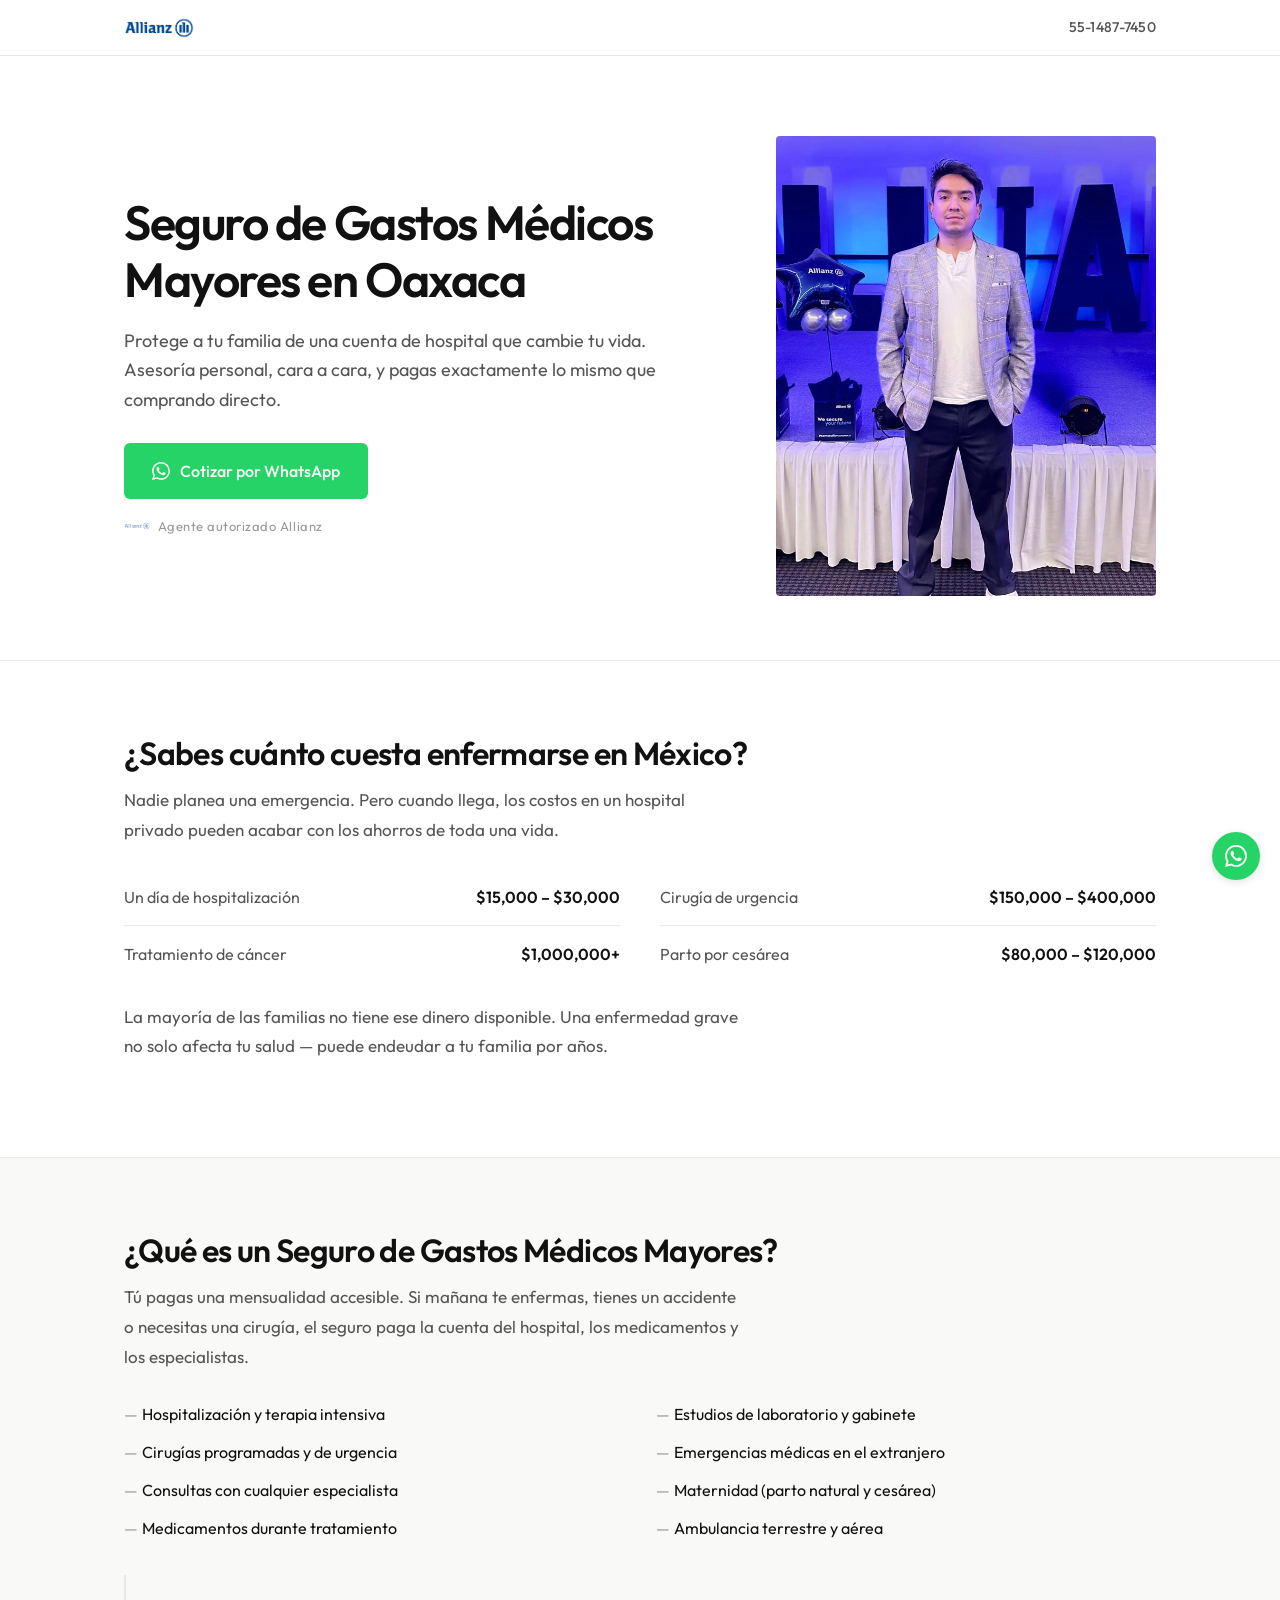
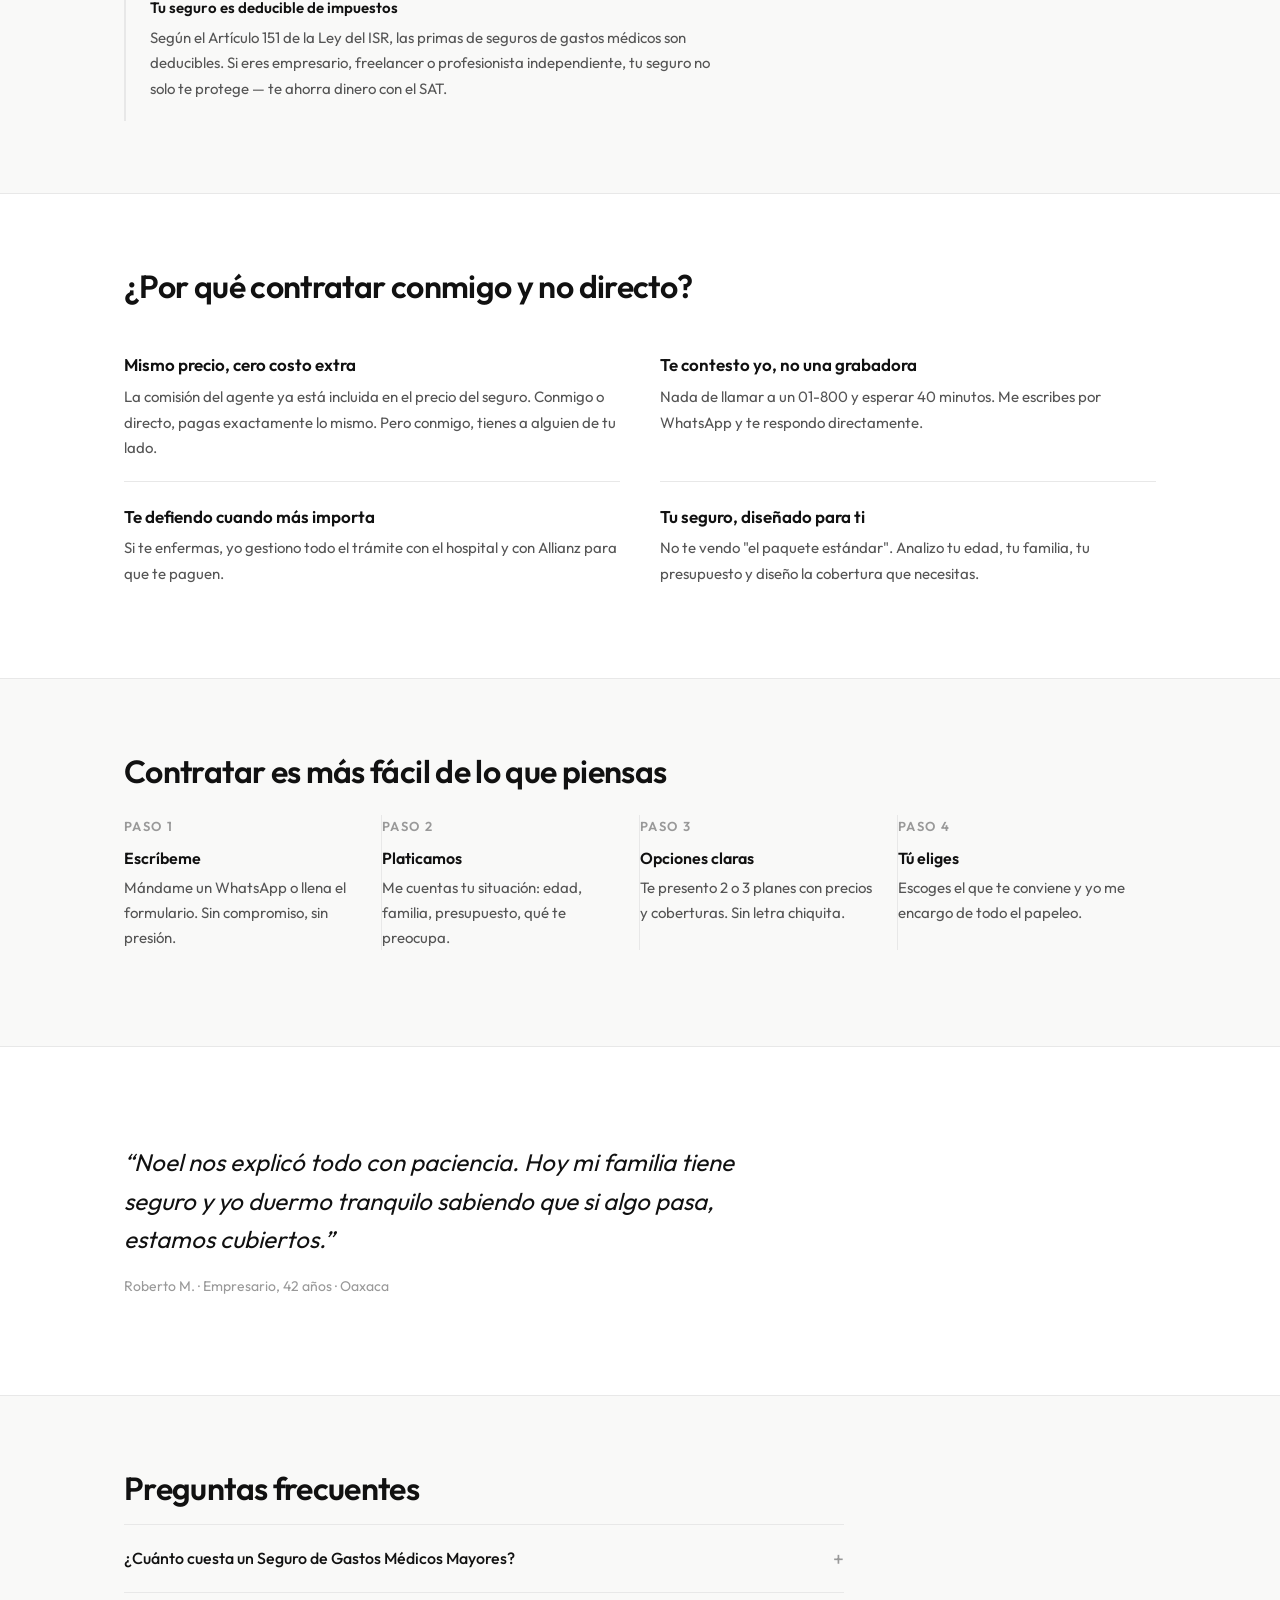
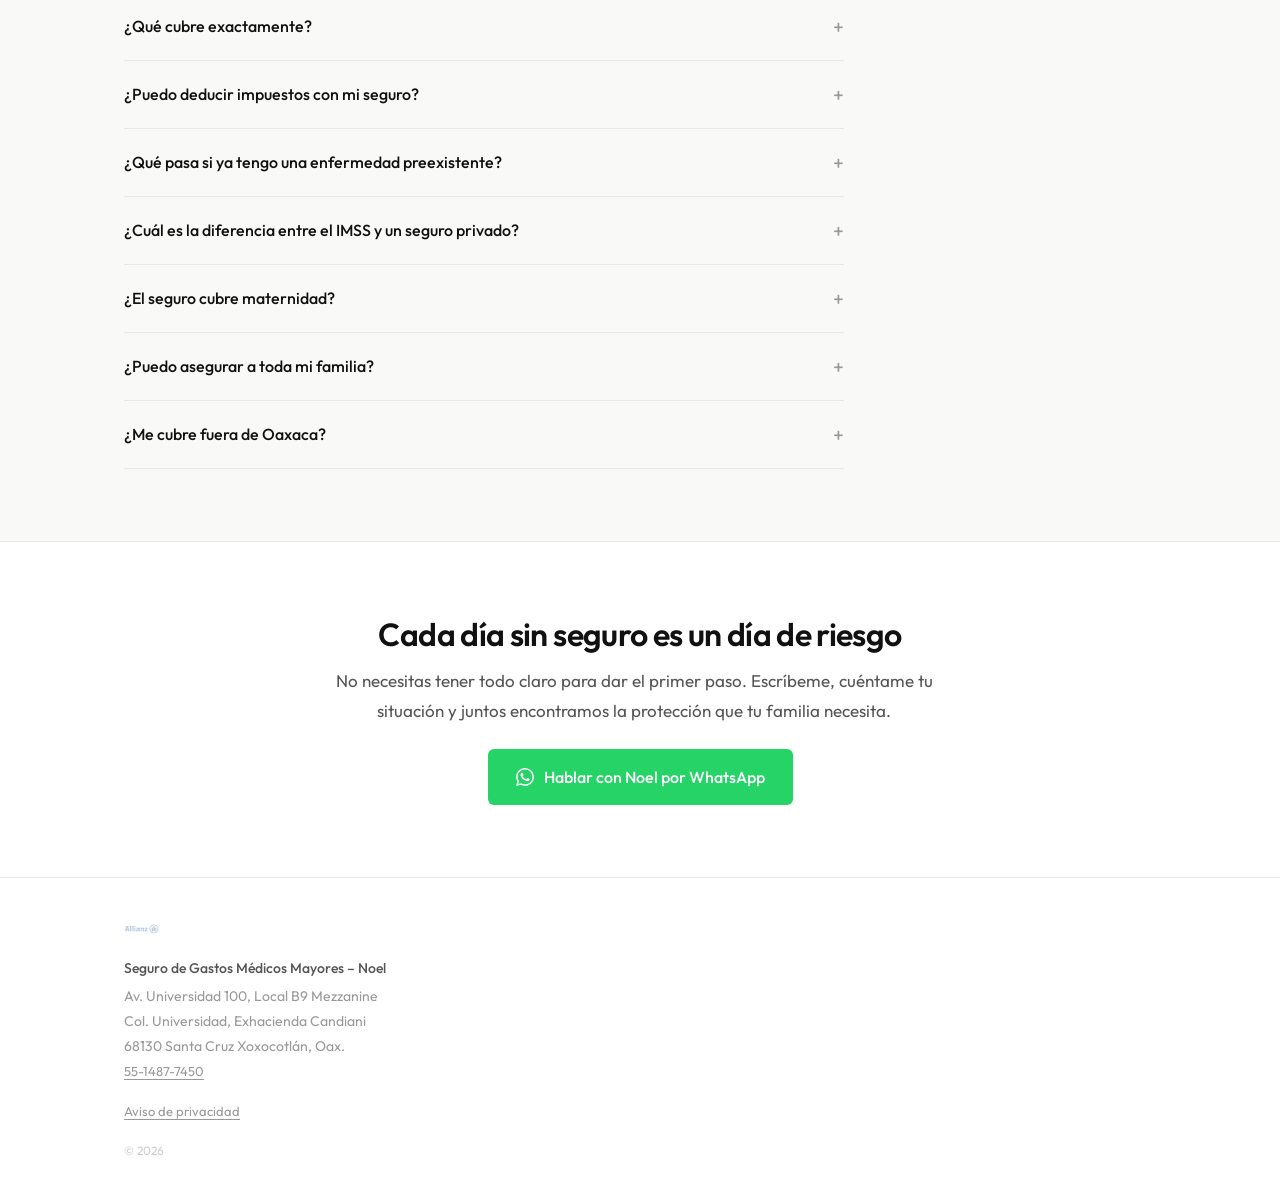
<file: index.html>
<!DOCTYPE html>
<html lang="es-MX">

<head>
    <meta charset="UTF-8">
    <meta name="viewport" content="width=device-width, initial-scale=1.0">
    <title>Seguro de Gastos Médicos Mayores en Oaxaca | Noel – Asesor Allianz</title>
    <meta name="description"
        content="Protege a tu familia con un Seguro de Gastos Médicos Mayores en Oaxaca. Asesoría personal, mismo precio que directo. Cotiza gratis por WhatsApp.">
    <meta name="robots" content="index, follow">
    <link rel="canonical" href="https://segurodegastosmedicosmayores.org/">

    <meta property="og:title" content="Seguro de Gastos Médicos Mayores en Oaxaca | Noel">
    <meta property="og:description"
        content="Asesoría personalizada para tu seguro médico en Oaxaca. Mismo precio, atención real por WhatsApp.">
    <meta property="og:image" content="https://segurodegastosmedicosmayores.org/img/og-image.jpg">
    <meta property="og:url" content="https://segurodegastosmedicosmayores.org/">
    <meta property="og:type" content="website">
    <meta property="og:locale" content="es_MX">
    <meta name="twitter:card" content="summary_large_image">

    <link rel="icon" type="image/x-icon" href="img/favicon.ico">
    <link rel="stylesheet" href="css/styles.css">

    <script type="application/ld+json">
    {
        "@context": "https://schema.org",
        "@type": "InsuranceAgency",
        "name": "Seguro de Gastos Médicos Mayores – Noel",
        "url": "https://segurodegastosmedicosmayores.org",
        "telephone": "+52-55-1487-7450",
        "address": {
            "@type": "PostalAddress",
            "streetAddress": "Av. Universidad 100, Local B9 Mezzanine, Universidad, Exhacienda Candiani",
            "addressLocality": "Santa Cruz Xoxocotlán",
            "addressRegion": "Oaxaca",
            "postalCode": "68130",
            "addressCountry": "MX"
        },
        "geo": { "@type": "GeoCoordinates", "latitude": "17.0732", "longitude": "-96.7266" },
        "areaServed": { "@type": "City", "name": "Oaxaca de Juárez" },
        "openingHoursSpecification": {
            "@type": "OpeningHoursSpecification",
            "dayOfWeek": ["Monday","Tuesday","Wednesday","Thursday","Friday"],
            "opens": "09:00", "closes": "18:00"
        }
    }
    </script>
    <script type="application/ld+json">
    {
        "@context": "https://schema.org",
        "@type": "Service",
        "serviceType": "Seguro de Gastos Médicos Mayores",
        "provider": { "@type": "InsuranceAgency", "name": "Seguro de Gastos Médicos Mayores – Noel" },
        "areaServed": { "@type": "City", "name": "Oaxaca de Juárez" },
        "description": "Asesoría personalizada para contratar tu Seguro de Gastos Médicos Mayores con Allianz en Oaxaca."
    }
    </script>
    <script type="application/ld+json">
    {
        "@context": "https://schema.org",
        "@type": "FAQPage",
        "mainEntity": [
            {
                "@type": "Question",
                "name": "¿Cuánto cuesta un Seguro de Gastos Médicos Mayores?",
                "acceptedAnswer": { "@type": "Answer", "text": "Depende de tu edad, si incluyes a tu familia y el nivel de cobertura. Una persona joven puede empezar desde $3,000 a $5,000 MXN al mes." }
            },
            {
                "@type": "Question",
                "name": "¿Qué cubre exactamente?",
                "acceptedAnswer": { "@type": "Answer", "text": "Hospitalización, cirugías, consultas con especialistas, medicamentos, estudios de laboratorio, emergencias en el extranjero y maternidad." }
            },
            {
                "@type": "Question",
                "name": "¿Puedo deducir impuestos con mi seguro médico?",
                "acceptedAnswer": { "@type": "Answer", "text": "Sí. Según el Artículo 151 de la Ley del ISR, las primas de seguros de gastos médicos son deducibles." }
            },
            {
                "@type": "Question",
                "name": "¿Qué pasa si ya tengo una enfermedad preexistente?",
                "acceptedAnswer": { "@type": "Answer", "text": "Tener una condición previa no significa que no puedas contratar. Dependiendo de la enfermedad, puede haber un periodo de espera o cobertura parcial." }
            },
            {
                "@type": "Question",
                "name": "¿Cuál es la diferencia entre el IMSS y un seguro privado?",
                "acceptedAnswer": { "@type": "Answer", "text": "Con el IMSS dependes del sistema público. Con un seguro privado eliges tu hospital, tu doctor y tu horario." }
            },
            {
                "@type": "Question",
                "name": "¿El seguro cubre maternidad?",
                "acceptedAnswer": { "@type": "Answer", "text": "Sí, muchos planes incluyen cobertura de maternidad para parto natural y cesárea, con un periodo de espera de aproximadamente 10 meses." }
            },
            {
                "@type": "Question",
                "name": "¿Puedo asegurar a toda mi familia?",
                "acceptedAnswer": { "@type": "Answer", "text": "Sí. Asegurar a toda la familia junta suele ser más económico que contratar pólizas individuales." }
            },
            {
                "@type": "Question",
                "name": "¿Me cubre fuera de Oaxaca?",
                "acceptedAnswer": { "@type": "Answer", "text": "Tu seguro te cubre en todo México y muchos planes incluyen emergencias en el extranjero." }
            }
        ]
    }
    </script>
</head>

<body>

    <!-- NAV -->
    <nav class="nav">
        <div class="wrap nav__inner">
            <img src="img/allianz-logo.png" alt="Allianz" class="nav__logo">
            <a href="tel:+525514877450" class="nav__phone">55-1487-7450</a>
        </div>
    </nav>

    <main>

        <!-- HERO — 2 columns -->
        <section class="hero">
            <div class="wrap">
                <div class="hero__grid">
                    <div class="hero__content">
                        <h1>Seguro de Gastos Médicos Mayores en Oaxaca</h1>
                        <p>Protege a tu familia de una cuenta de hospital que cambie tu vida. Asesoría personal, cara a
                            cara, y pagas exactamente lo mismo que comprando directo.</p>
                        <a href="https://wa.me/525514877450?text=Hola%20Noel%2C%20quiero%20cotizar%20un%20Seguro%20de%20Gastos%20M%C3%A9dicos%20Mayores"
                            class="btn-wa" id="hero-cta">
                            <svg width="18" height="18" viewBox="0 0 24 24" fill="currentColor">
                                <path
                                    d="M17.472 14.382c-.297-.149-1.758-.867-2.03-.967-.273-.099-.471-.148-.67.15-.197.297-.767.966-.94 1.164-.173.199-.347.223-.644.075-.297-.15-1.255-.463-2.39-1.475-.883-.788-1.48-1.761-1.653-2.059-.173-.297-.018-.458.13-.606.134-.133.298-.347.446-.52.149-.174.198-.298.298-.497.099-.198.05-.371-.025-.52-.075-.149-.669-1.612-.916-2.207-.242-.579-.487-.5-.669-.51-.173-.008-.371-.01-.57-.01-.198 0-.52.074-.792.372-.272.297-1.04 1.016-1.04 2.479 0 1.462 1.065 2.875 1.213 3.074.149.198 2.096 3.2 5.077 4.487.709.306 1.262.489 1.694.625.712.227 1.36.195 1.871.118.571-.085 1.758-.719 2.006-1.413.248-.694.248-1.289.173-1.413-.074-.124-.272-.198-.57-.347m-5.421 7.403h-.004a9.87 9.87 0 01-5.031-1.378l-.361-.214-3.741.982.998-3.648-.235-.374a9.86 9.86 0 01-1.51-5.26c.001-5.45 4.436-9.884 9.888-9.884 2.64 0 5.122 1.03 6.988 2.898a9.825 9.825 0 012.893 6.994c-.003 5.45-4.437 9.884-9.885 9.884m8.413-18.297A11.815 11.815 0 0012.05 0C5.495 0 .16 5.335.157 11.892c0 2.096.547 4.142 1.588 5.945L.057 24l6.305-1.654a11.882 11.882 0 005.683 1.448h.005c6.554 0 11.89-5.335 11.893-11.893a11.821 11.821 0 00-3.48-8.413z" />
                            </svg>
                            Cotizar por WhatsApp
                        </a>
                        <div class="hero__endorsement">
                            <img src="img/allianz-logo.png" alt=""> Agente autorizado Allianz
                        </div>
                    </div>
                    <img src="img/noel.jpg" alt="Noel – Asesor de seguros Allianz en Oaxaca" class="hero__photo"
                        width="380" height="460" loading="eager">
                </div>
            </div>
        </section>


        <!-- EL PROBLEMA — costs 2×2 -->
        <section class="section" id="problema">
            <div class="wrap">
                <h2>¿Sabes cuánto cuesta enfermarse en México?</h2>
                <p class="section__intro">Nadie planea una emergencia. Pero cuando llega, los costos en un hospital
                    privado pueden acabar con los ahorros de toda una vida.</p>
                <div class="costs">
                    <div class="cost-item">
                        <span class="costs__label">Un día de hospitalización</span>
                        <span class="costs__amount">$15,000 – $30,000</span>
                    </div>
                    <div class="cost-item">
                        <span class="costs__label">Cirugía de urgencia</span>
                        <span class="costs__amount">$150,000 – $400,000</span>
                    </div>
                    <div class="cost-item">
                        <span class="costs__label">Tratamiento de cáncer</span>
                        <span class="costs__amount">$1,000,000+</span>
                    </div>
                    <div class="cost-item">
                        <span class="costs__label">Parto por cesárea</span>
                        <span class="costs__amount">$80,000 – $120,000</span>
                    </div>
                </div>
                <p class="section__intro">La mayoría de las familias no tiene ese dinero disponible. Una enfermedad
                    grave no solo afecta tu salud — puede endeudar a tu familia por años.</p>
            </div>
        </section>

        <!-- LA SOLUCIÓN -->
        <section class="section section--alt" id="solucion">
            <div class="wrap">
                <h2>¿Qué es un Seguro de Gastos Médicos Mayores?</h2>
                <p class="section__intro">Tú pagas una mensualidad accesible. Si mañana te enfermas, tienes un accidente
                    o necesitas una cirugía, el seguro paga la cuenta del hospital, los medicamentos y los
                    especialistas.</p>

                <ul class="coverage-list">
                    <li>Hospitalización y terapia intensiva</li>
                    <li>Cirugías programadas y de urgencia</li>
                    <li>Consultas con cualquier especialista</li>
                    <li>Medicamentos durante tratamiento</li>
                    <li>Estudios de laboratorio y gabinete</li>
                    <li>Emergencias médicas en el extranjero</li>
                    <li>Maternidad (parto natural y cesárea)</li>
                    <li>Ambulancia terrestre y aérea</li>
                </ul>

                <div class="fiscal-note">
                    <strong>Tu seguro es deducible de impuestos</strong>
                    Según el Artículo 151 de la Ley del ISR, las primas de seguros de gastos médicos son deducibles. Si
                    eres empresario, freelancer o profesionista independiente, tu seguro no solo te protege — te ahorra
                    dinero con el SAT.
                </div>
            </div>
        </section>

        <!-- POR QUÉ NOEL — benefits 2×2 + team photo -->
        <section class="section" id="por-que">
            <div class="wrap">
                <h2>¿Por qué contratar conmigo y no directo?</h2>
                <div class="benefits">
                    <div class="benefit">
                        <h3>Mismo precio, cero costo extra</h3>
                        <p>La comisión del agente ya está incluida en el precio del seguro. Conmigo o directo, pagas
                            exactamente lo mismo. Pero conmigo, tienes a alguien de tu lado.</p>
                    </div>
                    <div class="benefit">
                        <h3>Te contesto yo, no una grabadora</h3>
                        <p>Nada de llamar a un 01-800 y esperar 40 minutos. Me escribes por WhatsApp y te respondo
                            directamente.</p>
                    </div>
                    <div class="benefit">
                        <h3>Te defiendo cuando más importa</h3>
                        <p>Si te enfermas, yo gestiono todo el trámite con el hospital y con Allianz para que te paguen.
                        </p>
                    </div>
                    <div class="benefit">
                        <h3>Tu seguro, diseñado para ti</h3>
                        <p>No te vendo "el paquete estándar". Analizo tu edad, tu familia, tu presupuesto y diseño la
                            cobertura que necesitas.</p>
                    </div>
                </div>
            </div>
        </section>

        <!-- CÓMO FUNCIONA — 4 columns on desktop -->
        <section class="section section--alt" id="proceso">
            <div class="wrap">
                <h2>Contratar es más fácil de lo que piensas</h2>
                <div class="steps-grid">
                    <div class="step">
                        <div class="step__number">Paso 1</div>
                        <h3>Escríbeme</h3>
                        <p>Mándame un WhatsApp o llena el formulario. Sin compromiso, sin presión.</p>
                    </div>
                    <div class="step">
                        <div class="step__number">Paso 2</div>
                        <h3>Platicamos</h3>
                        <p>Me cuentas tu situación: edad, familia, presupuesto, qué te preocupa.</p>
                    </div>
                    <div class="step">
                        <div class="step__number">Paso 3</div>
                        <h3>Opciones claras</h3>
                        <p>Te presento 2 o 3 planes con precios y coberturas. Sin letra chiquita.</p>
                    </div>
                    <div class="step">
                        <div class="step__number">Paso 4</div>
                        <h3>Tú eliges</h3>
                        <p>Escoges el que te conviene y yo me encargo de todo el papeleo.</p>
                    </div>
                </div>
            </div>
        </section>

        <!-- TESTIMONIO -->
        <section class="section" id="testimonios">
            <div class="wrap">
                <div class="testimonial">
                    <blockquote>Noel nos explicó todo con paciencia. Hoy mi familia tiene seguro y yo duermo tranquilo
                        sabiendo que si algo pasa, estamos cubiertos.</blockquote>
                    <cite>Roberto M. · Empresario, 42 años · Oaxaca</cite>
                </div>
            </div>
        </section>

        <!-- FAQ -->
        <section class="section section--alt" id="faq">
            <div class="wrap">
                <h2>Preguntas frecuentes</h2>
                <div class="faq">
                    <details>
                        <summary>¿Cuánto cuesta un Seguro de Gastos Médicos Mayores?</summary>
                        <div class="faq__answer">Depende de tu edad, si incluyes a tu familia y el nivel de cobertura
                            que elijas. Una persona joven puede empezar desde $3,000 a $5,000 MXN al mes. Escríbeme y te
                            doy una cotización sin compromiso.</div>
                    </details>
                    <details>
                        <summary>¿Qué cubre exactamente?</summary>
                        <div class="faq__answer">Hospitalización, cirugías, consultas con especialistas, medicamentos,
                            estudios de laboratorio, emergencias en el extranjero y, en muchos planes, maternidad.</div>
                    </details>
                    <details>
                        <summary>¿Puedo deducir impuestos con mi seguro?</summary>
                        <div class="faq__answer">Sí. Según el Artículo 151 de la Ley del ISR, las primas son deducibles.
                            Especialmente valioso si eres empresario, freelancer o profesionista independiente.</div>
                    </details>
                    <details>
                        <summary>¿Qué pasa si ya tengo una enfermedad preexistente?</summary>
                        <div class="faq__answer">Tener una condición previa no significa que no puedas contratar.
                            Dependiendo de la enfermedad, puede haber un periodo de espera o cobertura parcial. Cada
                            caso es diferente.</div>
                    </details>
                    <details>
                        <summary>¿Cuál es la diferencia entre el IMSS y un seguro privado?</summary>
                        <div class="faq__answer">Con el IMSS dependes del sistema público: esperas largas y hospitales
                            saturados. Con un seguro privado eliges tu hospital, tu doctor y tu horario.</div>
                    </details>
                    <details>
                        <summary>¿El seguro cubre maternidad?</summary>
                        <div class="faq__answer">Sí, muchos planes cubren parto natural y cesárea. Generalmente hay un
                            periodo de espera de 10 meses, así que lo ideal es contratar antes del embarazo.</div>
                    </details>
                    <details>
                        <summary>¿Puedo asegurar a toda mi familia?</summary>
                        <div class="faq__answer">Por supuesto. Asegurar a toda la familia junta suele ser más económico
                            que pólizas individuales.</div>
                    </details>
                    <details>
                        <summary>¿Me cubre fuera de Oaxaca?</summary>
                        <div class="faq__answer">Tu seguro te cubre en todo México. Muchos planes también incluyen
                            emergencias en el extranjero.</div>
                    </details>
                </div>
            </div>
        </section>

        <!-- CTA / CONTACTO -->
        <section class="section" id="contacto">
            <div class="wrap cta__text" style="max-width: 680px;">
                <h2>Cada día sin seguro es un día de riesgo</h2>
                <p class="section__intro">No necesitas tener todo claro para dar el primer paso. Escríbeme,
                    cuéntame tu situación y juntos encontramos la protección que tu familia necesita.</p>
                <a href="https://wa.me/525514877450?text=Hola%20Noel%2C%20quiero%20cotizar%20un%20Seguro%20de%20Gastos%20M%C3%A9dicos%20Mayores"
                    class="btn-wa" id="cta-whatsapp">
                    <svg width="18" height="18" viewBox="0 0 24 24" fill="currentColor">
                        <path
                            d="M17.472 14.382c-.297-.149-1.758-.867-2.03-.967-.273-.099-.471-.148-.67.15-.197.297-.767.966-.94 1.164-.173.199-.347.223-.644.075-.297-.15-1.255-.463-2.39-1.475-.883-.788-1.48-1.761-1.653-2.059-.173-.297-.018-.458.13-.606.134-.133.298-.347.446-.52.149-.174.198-.298.298-.497.099-.198.05-.371-.025-.52-.075-.149-.669-1.612-.916-2.207-.242-.579-.487-.5-.669-.51-.173-.008-.371-.01-.57-.01-.198 0-.52.074-.792.372-.272.297-1.04 1.016-1.04 2.479 0 1.462 1.065 2.875 1.213 3.074.149.198 2.096 3.2 5.077 4.487.709.306 1.262.489 1.694.625.712.227 1.36.195 1.871.118.571-.085 1.758-.719 2.006-1.413.248-.694.248-1.289.173-1.413-.074-.124-.272-.198-.57-.347m-5.421 7.403h-.004a9.87 9.87 0 01-5.031-1.378l-.361-.214-3.741.982.998-3.648-.235-.374a9.86 9.86 0 01-1.51-5.26c.001-5.45 4.436-9.884 9.888-9.884 2.64 0 5.122 1.03 6.988 2.898a9.825 9.825 0 012.893 6.994c-.003 5.45-4.437 9.884-9.885 9.884m8.413-18.297A11.815 11.815 0 0012.05 0C5.495 0 .16 5.335.157 11.892c0 2.096.547 4.142 1.588 5.945L.057 24l6.305-1.654a11.882 11.882 0 005.683 1.448h.005c6.554 0 11.89-5.335 11.893-11.893a11.821 11.821 0 00-3.48-8.413z" />
                    </svg>
                    Hablar con Noel por WhatsApp
                </a>
            </div>
        </section>


    </main>

    <!-- FOOTER -->
    <footer class="footer">
        <div class="wrap">
            <img src="img/allianz-logo.png" alt="Allianz" class="footer__logo">
            <p class="footer__name">Seguro de Gastos Médicos Mayores – Noel</p>
            <address>
                Av. Universidad 100, Local B9 Mezzanine<br>
                Col. Universidad, Exhacienda Candiani<br>
                68130 Santa Cruz Xoxocotlán, Oax.<br>
                <a href="tel:+525514877450">55-1487-7450</a>
            </address>
            <div class="footer__links">
                <a href="aviso-de-privacidad.html">Aviso de privacidad</a>
            </div>
            <p class="footer__copy">&copy; 2026</p>
        </div>
    </footer>

    <!-- WA Float -->
    <a href="https://wa.me/525514877450?text=Hola%20Noel%2C%20quiero%20cotizar%20un%20Seguro" class="wa-float"
        aria-label="WhatsApp">
        <svg width="22" height="22" viewBox="0 0 24 24" fill="currentColor">
            <path
                d="M17.472 14.382c-.297-.149-1.758-.867-2.03-.967-.273-.099-.471-.148-.67.15-.197.297-.767.966-.94 1.164-.173.199-.347.223-.644.075-.297-.15-1.255-.463-2.39-1.475-.883-.788-1.48-1.761-1.653-2.059-.173-.297-.018-.458.13-.606.134-.133.298-.347.446-.52.149-.174.198-.298.298-.497.099-.198.05-.371-.025-.52-.075-.149-.669-1.612-.916-2.207-.242-.579-.487-.5-.669-.51-.173-.008-.371-.01-.57-.01-.198 0-.52.074-.792.372-.272.297-1.04 1.016-1.04 2.479 0 1.462 1.065 2.875 1.213 3.074.149.198 2.096 3.2 5.077 4.487.709.306 1.262.489 1.694.625.712.227 1.36.195 1.871.118.571-.085 1.758-.719 2.006-1.413.248-.694.248-1.289.173-1.413-.074-.124-.272-.198-.57-.347m-5.421 7.403h-.004a9.87 9.87 0 01-5.031-1.378l-.361-.214-3.741.982.998-3.648-.235-.374a9.86 9.86 0 01-1.51-5.26c.001-5.45 4.436-9.884 9.888-9.884 2.64 0 5.122 1.03 6.988 2.898a9.825 9.825 0 012.893 6.994c-.003 5.45-4.437 9.884-9.885 9.884m8.413-18.297A11.815 11.815 0 0012.05 0C5.495 0 .16 5.335.157 11.892c0 2.096.547 4.142 1.588 5.945L.057 24l6.305-1.654a11.882 11.882 0 005.683 1.448h.005c6.554 0 11.89-5.335 11.893-11.893a11.821 11.821 0 00-3.48-8.413z" />
        </svg>
    </a>

    <script src="js/main.js" defer></script>
</body>

</html>
</file>
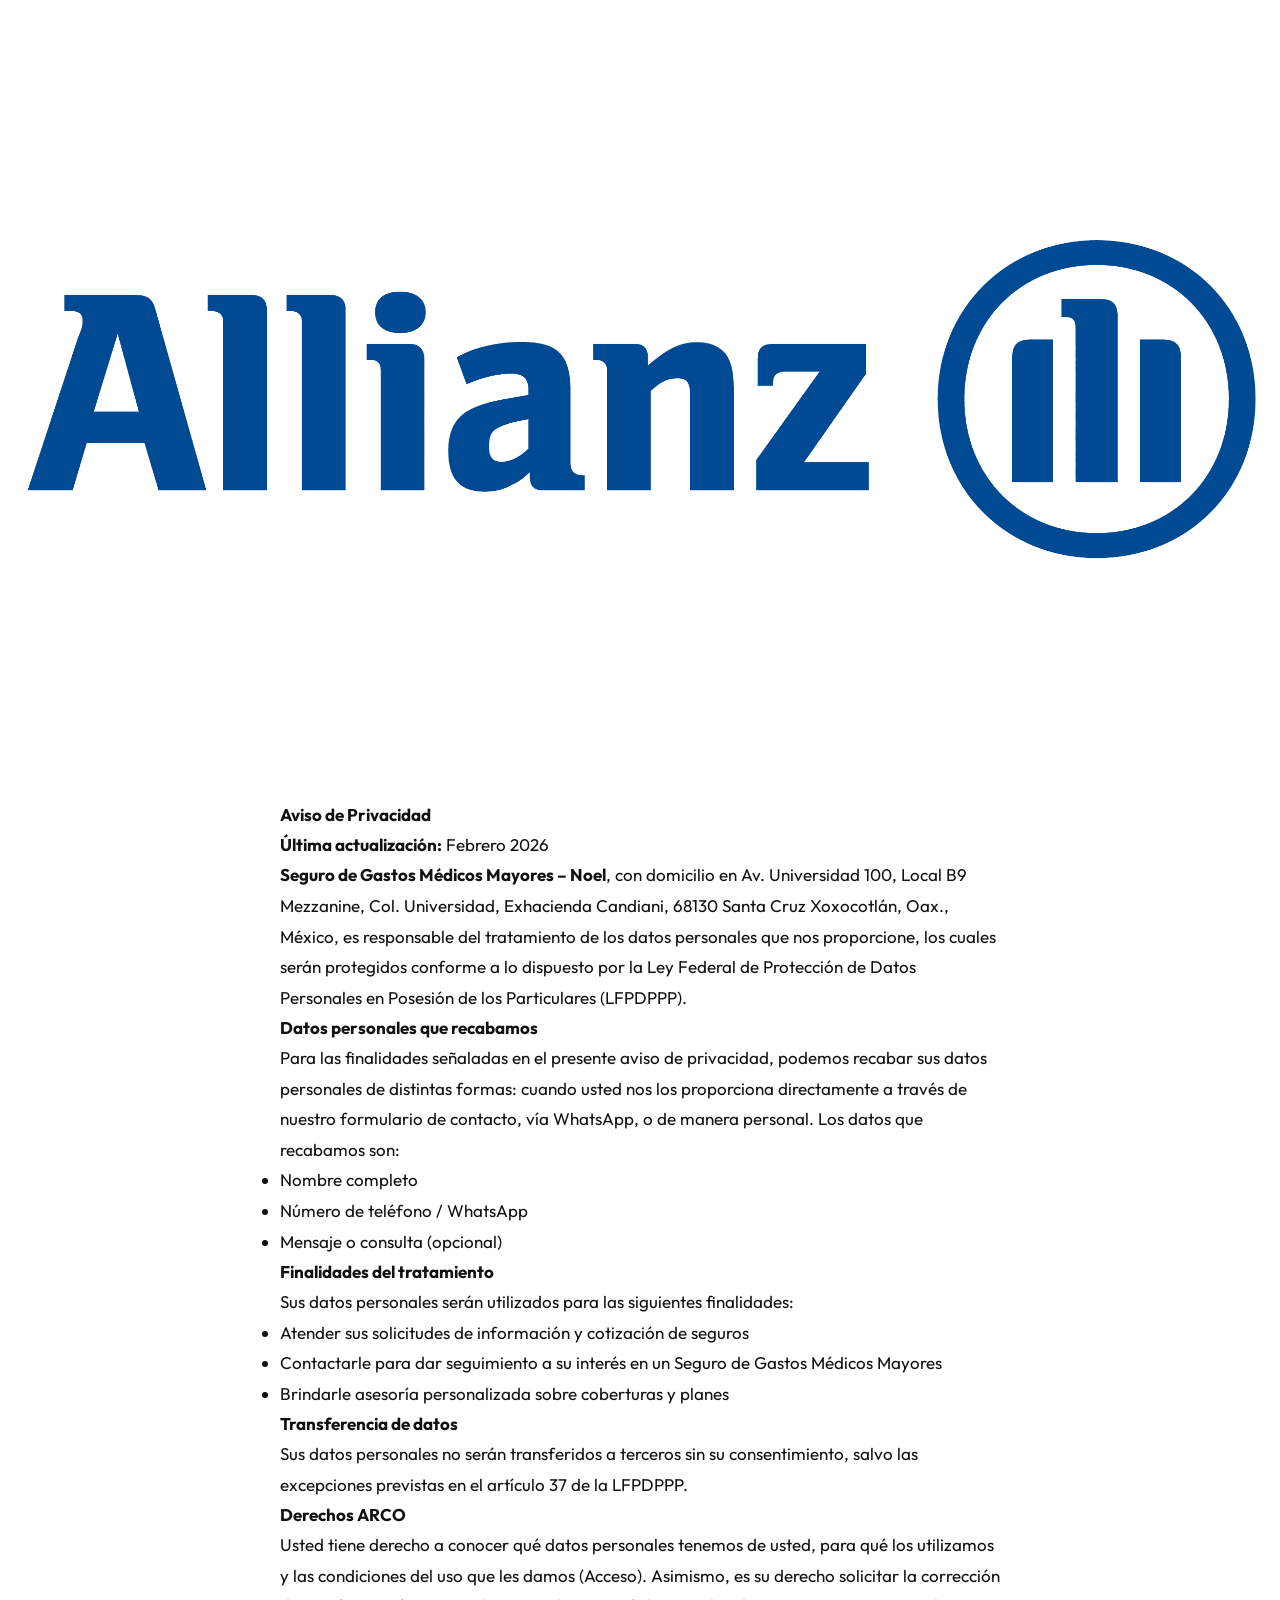
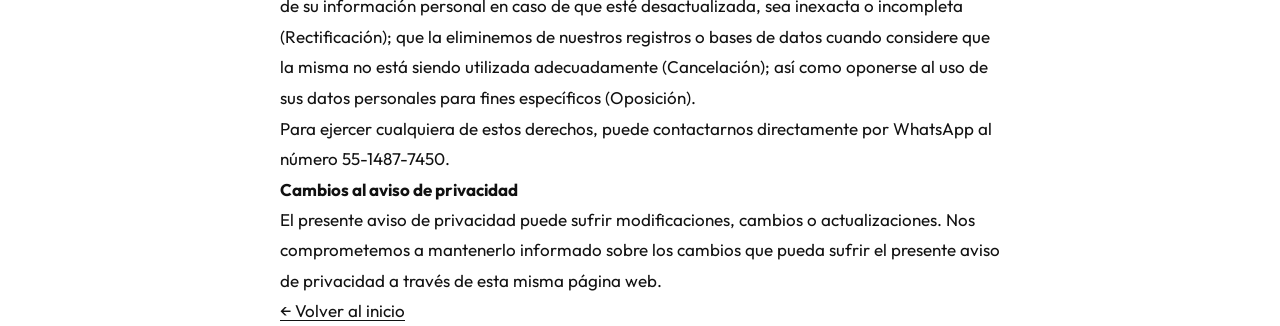
<file: aviso-de-privacidad.html>
<!DOCTYPE html>
<html lang="es-MX">

<head>
    <meta charset="UTF-8">
    <meta name="viewport" content="width=device-width, initial-scale=1.0">
    <title>Aviso de Privacidad | Seguro de Gastos Médicos Mayores – Noel</title>
    <meta name="robots" content="noindex, nofollow">
    <link rel="preconnect" href="https://fonts.googleapis.com">
    <link rel="preconnect" href="https://fonts.gstatic.com" crossorigin>
    <link href="https://fonts.googleapis.com/css2?family=Inter:wght@400;600;700&display=swap" rel="stylesheet">
    <link rel="stylesheet" href="css/styles.css">
    <style>
        .privacy-container {
            max-width: 720px;
            margin: 0 auto;
            padding: calc(var(--navbar-height) + var(--spacing-2xl)) var(--spacing-md) var(--spacing-2xl);
        }

        .privacy-container h1 {
            font-size: var(--font-size-3xl);
            margin-bottom: var(--spacing-lg);
        }

        .privacy-container h2 {
            font-size: var(--font-size-xl);
            margin-top: var(--spacing-xl);
            margin-bottom: var(--spacing-sm);
        }

        .privacy-container p,
        .privacy-container ul {
            font-size: var(--font-size-base);
            color: var(--color-text-secondary);
            line-height: 1.8;
            margin-bottom: var(--spacing-sm);
        }

        .privacy-container ul {
            padding-left: var(--spacing-lg);
        }

        .privacy-container li {
            margin-bottom: var(--spacing-xs);
        }

        .privacy-back {
            display: inline-block;
            margin-top: var(--spacing-lg);
        }
    </style>
</head>

<body>
    <nav class="navbar" id="navbar">
        <div class="container navbar__inner">
            <div class="navbar__brand">
                <a href="index.html">
                    <img src="img/allianz-logo.png" alt="Logo Allianz" class="navbar__logo">
                </a>
            </div>
        </div>
    </nav>

    <main class="privacy-container">
        <h1>Aviso de Privacidad</h1>
        <p><strong>Última actualización:</strong> Febrero 2026</p>

        <p><strong>Seguro de Gastos Médicos Mayores – Noel</strong>, con domicilio en Av. Universidad 100, Local B9
            Mezzanine, Col. Universidad, Exhacienda Candiani, 68130 Santa Cruz Xoxocotlán, Oax., México, es responsable
            del tratamiento de los datos personales que nos proporcione, los
            cuales serán protegidos conforme a lo dispuesto por la Ley Federal de Protección de Datos Personales en
            Posesión de los Particulares (LFPDPPP).</p>

        <h2>Datos personales que recabamos</h2>
        <p>Para las finalidades señaladas en el presente aviso de privacidad, podemos recabar sus datos personales de
            distintas formas: cuando usted nos los proporciona directamente a través de nuestro formulario de contacto,
            vía WhatsApp, o de manera personal. Los datos que recabamos son:</p>
        <ul>
            <li>Nombre completo</li>
            <li>Número de teléfono / WhatsApp</li>
            <li>Mensaje o consulta (opcional)</li>
        </ul>

        <h2>Finalidades del tratamiento</h2>
        <p>Sus datos personales serán utilizados para las siguientes finalidades:</p>
        <ul>
            <li>Atender sus solicitudes de información y cotización de seguros</li>
            <li>Contactarle para dar seguimiento a su interés en un Seguro de Gastos Médicos Mayores</li>
            <li>Brindarle asesoría personalizada sobre coberturas y planes</li>
        </ul>

        <h2>Transferencia de datos</h2>
        <p>Sus datos personales no serán transferidos a terceros sin su consentimiento, salvo las excepciones previstas
            en el artículo 37 de la LFPDPPP.</p>

        <h2>Derechos ARCO</h2>
        <p>Usted tiene derecho a conocer qué datos personales tenemos de usted, para qué los utilizamos y las
            condiciones del uso que les damos (Acceso). Asimismo, es su derecho solicitar la corrección de su
            información personal en caso de que esté desactualizada, sea inexacta o incompleta (Rectificación); que la
            eliminemos de nuestros registros o bases de datos cuando considere que la misma no está siendo utilizada
            adecuadamente (Cancelación); así como oponerse al uso de sus datos personales para fines específicos
            (Oposición).</p>
        <p>Para ejercer cualquiera de estos derechos, puede contactarnos directamente por WhatsApp al número
            55-1487-7450.</p>

        <h2>Cambios al aviso de privacidad</h2>
        <p>El presente aviso de privacidad puede sufrir modificaciones, cambios o actualizaciones. Nos comprometemos a
            mantenerlo informado sobre los cambios que pueda sufrir el presente aviso de privacidad a través de esta
            misma página web.</p>

        <a href="index.html" class="btn btn--submit privacy-back" style="width: auto; max-width: 300px;">← Volver al
            inicio</a>
    </main>
</body>

</html>
</file>
<file: css/styles.css>
/* ==========================================================================
   SEGURO GMM – NOEL · Oaxaca
   Minimal editorial · Outfit · Monochromatic · Wide layout
   ========================================================================== */

@import url('https://fonts.googleapis.com/css2?family=Outfit:wght@400;500;600&display=swap');

/* --- Tokens --- */
:root {
    --text: #111;
    --text-secondary: #555;
    --text-muted: #999;
    --bg: #fff;
    --bg-alt: #f9f9f8;
    --border: #e8e8e8;
    --wa: #25D366;
    --wa-hover: #1eba58;
    --font: 'Outfit', -apple-system, BlinkMacSystemFont, 'Segoe UI', sans-serif;
    --max-w: 1080px;
    --nav-h: 56px;
}

/* --- Reset --- */
*,
*::before,
*::after {
    box-sizing: border-box;
    margin: 0;
    padding: 0;
}

html {
    scroll-behavior: smooth;
}

body {
    font-family: var(--font);
    font-size: 17px;
    line-height: 1.75;
    color: var(--text);
    background: var(--bg);
    -webkit-font-smoothing: antialiased;
}

img {
    max-width: 100%;
    display: block;
}

a {
    color: var(--text);
    text-decoration: underline;
    text-underline-offset: 3px;
}

a:hover {
    color: var(--text-secondary);
}

/* --- Utilities --- */
.sr-only {
    position: absolute;
    width: 1px;
    height: 1px;
    padding: 0;
    margin: -1px;
    overflow: hidden;
    clip: rect(0, 0, 0, 0);
    white-space: nowrap;
    border: 0;
}

.wrap {
    max-width: var(--max-w);
    margin: 0 auto;
    padding: 0 24px;
}

/* ==========================================================================
   NAV
   ========================================================================== */
.nav {
    position: fixed;
    top: 0;
    left: 0;
    right: 0;
    z-index: 100;
    height: var(--nav-h);
    background: var(--bg);
    border-bottom: 1px solid var(--border);
}

.nav__inner {
    display: flex;
    align-items: center;
    justify-content: space-between;
    height: 100%;
}

.nav__logo {
    height: 44px;
    width: auto;
}

.nav__phone {
    font-size: 14px;
    font-weight: 500;
    color: var(--text-secondary);
    text-decoration: none;
    letter-spacing: 0.02em;
}

.nav__phone:hover {
    color: var(--text);
}

/* ==========================================================================
   HERO — 2 columns on desktop
   ========================================================================== */
.hero {
    padding: calc(var(--nav-h) + 56px) 0 48px;
}

.hero__grid {
    display: grid;
    grid-template-columns: 1fr;
    gap: 40px;
    align-items: center;
}

.hero__content {
    max-width: 580px;
}

.hero h1 {
    font-size: 34px;
    font-weight: 600;
    line-height: 1.18;
    letter-spacing: -0.03em;
    margin-bottom: 18px;
}

.hero p {
    color: var(--text-secondary);
    font-size: 18px;
    line-height: 1.65;
    margin-bottom: 28px;
}

.hero__endorsement {
    margin-top: 16px;
    display: flex;
    align-items: center;
    gap: 8px;
    color: var(--text-muted);
    font-size: 13px;
    letter-spacing: 0.04em;
}

.hero__endorsement img {
    height: 16px;
    width: auto;
    opacity: 0.4;
}

.hero__photo {
    width: 100%;
    max-width: 380px;
    object-fit: cover;
    object-position: center top;
    border-radius: 4px;
}

/* ==========================================================================
   BUTTONS
   ========================================================================== */
.btn-wa {
    display: inline-flex;
    align-items: center;
    gap: 10px;
    padding: 14px 28px;
    background: var(--wa);
    color: #fff;
    font-family: var(--font);
    font-size: 16px;
    font-weight: 500;
    border: none;
    border-radius: 6px;
    cursor: pointer;
    text-decoration: none;
    transition: background 0.15s, transform 0.15s;
}

.btn-wa:hover {
    background: var(--wa-hover);
    color: #fff;
    transform: translateY(-1px);
}

.btn-wa svg {
    flex-shrink: 0;
}

.btn-submit {
    display: block;
    width: 100%;
    padding: 14px;
    background: var(--text);
    color: #fff;
    font-family: var(--font);
    font-size: 16px;
    font-weight: 500;
    border: none;
    border-radius: 4px;
    cursor: pointer;
    transition: background 0.15s;
}

.btn-submit:hover {
    background: #333;
}

/* ==========================================================================
   SECTIONS
   ========================================================================== */
.section {
    padding: 56px 0;
    border-top: 1px solid var(--border);
}

.section--alt {
    background: var(--bg-alt);
}

.section h2 {
    font-size: 26px;
    font-weight: 600;
    line-height: 1.25;
    letter-spacing: -0.02em;
    margin-bottom: 12px;
}

.section__intro {
    color: var(--text-secondary);
    margin-bottom: 24px;
    max-width: 620px;
}

/* --- Costs — 2×2 grid on desktop --- */
.costs {
    display: grid;
    grid-template-columns: 1fr;
    gap: 0;
    margin: 24px 0 20px;
}

.cost-item {
    display: flex;
    justify-content: space-between;
    align-items: baseline;
    gap: 16px;
    padding: 14px 0;
    border-bottom: 1px solid var(--border);
}

.cost-item:last-child {
    border-bottom: none;
}

.costs__label {
    color: var(--text-secondary);
    font-size: 16px;
}

.costs__amount {
    font-weight: 600;
    font-size: 16px;
    white-space: nowrap;
}

/* --- Coverage list --- */
.coverage-list {
    margin: 24px 0 28px;
    padding-left: 0;
    list-style: none;
    columns: 1;
}

.coverage-list li {
    padding: 5px 0;
    padding-left: 18px;
    position: relative;
    color: var(--text);
    font-size: 16px;
}

.coverage-list li::before {
    content: '—';
    position: absolute;
    left: 0;
    color: var(--text-muted);
}

/* --- Fiscal note --- */
.fiscal-note {
    margin-top: 24px;
    padding: 20px 24px;
    background: var(--bg-alt);
    border-left: 2px solid var(--border);
    font-size: 15px;
    color: var(--text-secondary);
    line-height: 1.7;
    max-width: 620px;
}

.fiscal-note strong {
    display: block;
    color: var(--text);
    font-weight: 600;
    margin-bottom: 4px;
}

/* --- Benefits — 2×2 grid on desktop --- */
.benefits {
    display: grid;
    grid-template-columns: 1fr;
    gap: 0;
    margin-top: 24px;
}

.benefit {
    padding: 20px 0;
    border-bottom: 1px solid var(--border);
}

.benefit:last-child {
    border-bottom: none;
}

.benefit h3 {
    font-size: 17px;
    font-weight: 600;
    margin-bottom: 4px;
}

.benefit p {
    color: var(--text-secondary);
    font-size: 15px;
    line-height: 1.7;
}

/* --- Team photo --- */



/* --- Steps — horizontal on desktop --- */
.steps-grid {
    display: grid;
    grid-template-columns: 1fr;
    gap: 0;
    margin: 24px 0;
}

.step {
    padding: 20px 0;
    border-bottom: 1px solid var(--border);
}

.step:last-child {
    border-bottom: none;
}

.step__number {
    font-size: 13px;
    font-weight: 600;
    color: var(--text-muted);
    text-transform: uppercase;
    letter-spacing: 0.1em;
    margin-bottom: 6px;
}

.step h3 {
    font-size: 16px;
    font-weight: 600;
    margin-bottom: 4px;
}

.step p {
    color: var(--text-secondary);
    font-size: 15px;
    line-height: 1.65;
}

/* --- Testimonial (single blockquote) --- */
.testimonial {
    margin: 24px 0;
    padding: 0;
    border: none;
}

.testimonial blockquote {
    font-size: 21px;
    font-weight: 400;
    font-style: italic;
    line-height: 1.6;
    color: var(--text);
    margin: 0 0 16px;
    padding: 0;
    border: none;
    max-width: 620px;
}

.testimonial blockquote::before {
    content: '\201C';
}

.testimonial blockquote::after {
    content: '\201D';
}

.testimonial cite {
    font-style: normal;
    font-size: 14px;
    color: var(--text-muted);
    display: block;
}

/* --- FAQ --- */
.faq {
    margin-top: 16px;
    max-width: 720px;
}

.faq details {
    border-bottom: 1px solid var(--border);
}

.faq details:first-child {
    border-top: 1px solid var(--border);
}

.faq summary {
    display: flex;
    justify-content: space-between;
    align-items: center;
    padding: 16px 0;
    font-size: 16px;
    font-weight: 500;
    cursor: pointer;
    list-style: none;
    user-select: none;
    gap: 16px;
}

.faq summary::-webkit-details-marker {
    display: none;
}

.faq summary::after {
    content: '+';
    font-weight: 400;
    font-size: 20px;
    color: var(--text-muted);
    flex-shrink: 0;
}

.faq details[open] summary::after {
    content: '\2212';
}

.faq .faq__answer {
    padding-bottom: 16px;
    font-size: 15px;
    color: var(--text-secondary);
    line-height: 1.8;
}

/* --- CTA / Form — 2 columns on desktop --- */
.cta__text {
    text-align: center;
}

/* (Contact form styles removed) */

/* ==========================================================================
   FOOTER
   ========================================================================== */
.footer {
    border-top: 1px solid var(--border);
    padding: 40px 0;
    color: var(--text-muted);
    font-size: 14px;
    line-height: 1.8;
}

.footer__name {
    font-weight: 500;
    color: var(--text-secondary);
    margin-bottom: 2px;
}

.footer address {
    font-style: normal;
    margin-bottom: 16px;
}

.footer a {
    color: var(--text-muted);
    font-size: 13px;
}

.footer a:hover {
    color: var(--text-secondary);
}

.footer__links {
    display: flex;
    gap: 16px;
    flex-wrap: wrap;
    margin-bottom: 16px;
}

.footer__copy {
    font-size: 12px;
    color: #ccc;
}

.footer__logo {
    height: 22px;
    width: auto;
    opacity: 0.3;
    margin-bottom: 16px;
}

/* ==========================================================================
   FLOATING WA BUTTON
   ========================================================================== */
.wa-float {
    position: fixed;
    bottom: 20px;
    right: 20px;
    z-index: 99;
    width: 48px;
    height: 48px;
    display: flex;
    align-items: center;
    justify-content: center;
    background: var(--wa);
    color: #fff;
    border-radius: 50%;
    text-decoration: none;
    box-shadow: 0 2px 8px rgba(0, 0, 0, 0.12);
    transition: background 0.15s, transform 0.15s;
}

.wa-float:hover {
    background: var(--wa-hover);
    color: #fff;
    transform: translateY(-2px);
}

/* ==========================================================================
   RESPONSIVE — tablet (640px+)
   ========================================================================== */
@media (min-width: 640px) {
    .hero h1 {
        font-size: 42px;
    }

    .section h2 {
        font-size: 30px;
    }

    .coverage-list {
        columns: 2;
        column-gap: 32px;
    }

    .costs {
        grid-template-columns: 1fr 1fr;
        gap: 0 40px;
    }

    .cost-item:nth-last-child(-n+2) {
        border-bottom: none;
    }

    .benefits {
        grid-template-columns: 1fr 1fr;
        gap: 0 40px;
    }

    .benefit:nth-last-child(-n+2) {
        border-bottom: none;
    }
}

/* ==========================================================================
   RESPONSIVE — desktop (1024px+)
   ========================================================================== */
@media (min-width: 1024px) {
    .hero {
        padding: calc(var(--nav-h) + 80px) 0 64px;
    }

    .hero h1 {
        font-size: 48px;
    }

    .hero__grid {
        grid-template-columns: 1fr 380px;
        gap: 64px;
    }

    .hero__photo {
        max-width: 380px;
    }

    .section {
        padding: 72px 0;
    }

    .section h2 {
        font-size: 32px;
    }

    .steps-grid {
        grid-template-columns: repeat(4, 1fr);
        gap: 0;
    }

    .step {
        padding: 0 24px 0 0;
        border-bottom: none;
        border-right: 1px solid var(--border);
    }

    .step:last-child {
        border-right: none;
        padding-right: 0;
    }

    .step:first-child {
        padding-left: 0;
    }

    /* hide mobile-only divider on desktop (removed) */

    .testimonial blockquote {
        font-size: 24px;
    }
}

/* --- Focus --- */
:focus-visible {
    outline: 2px solid var(--text);
    outline-offset: 2px;
}
</file>
